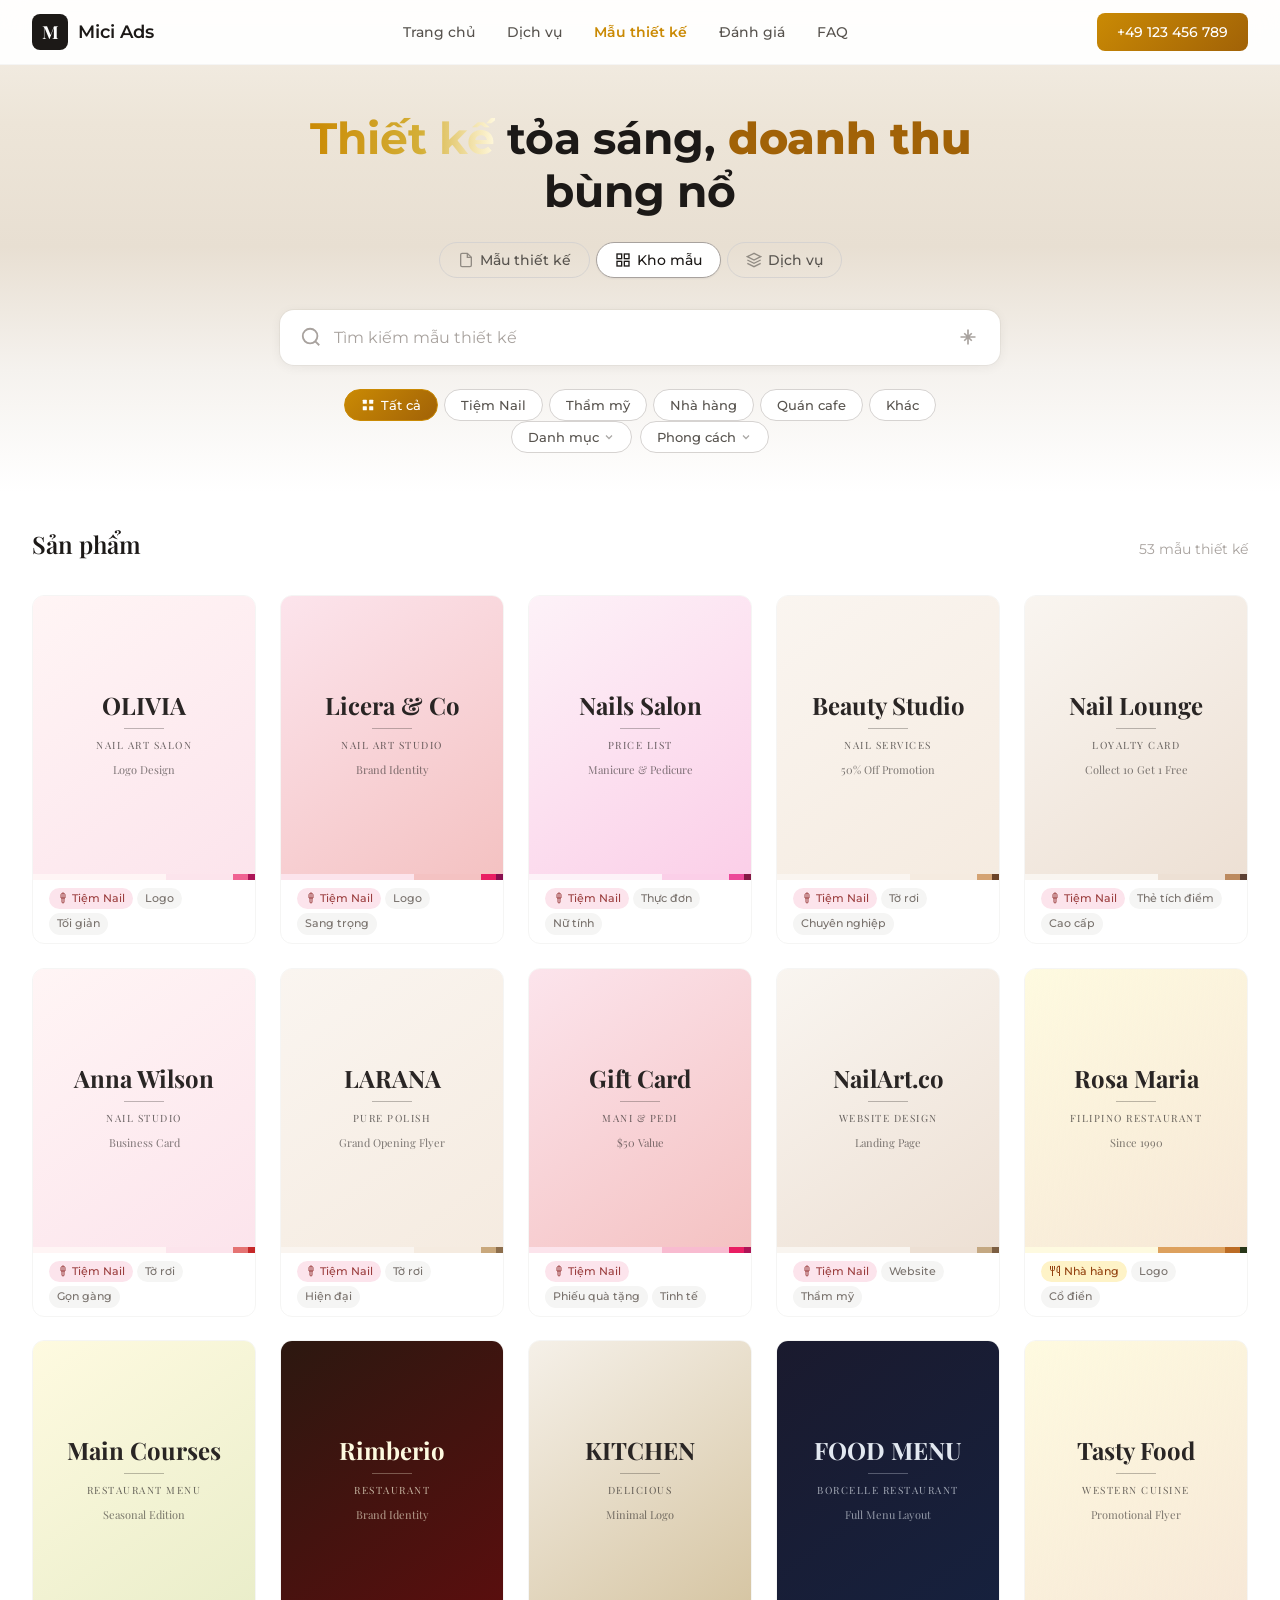
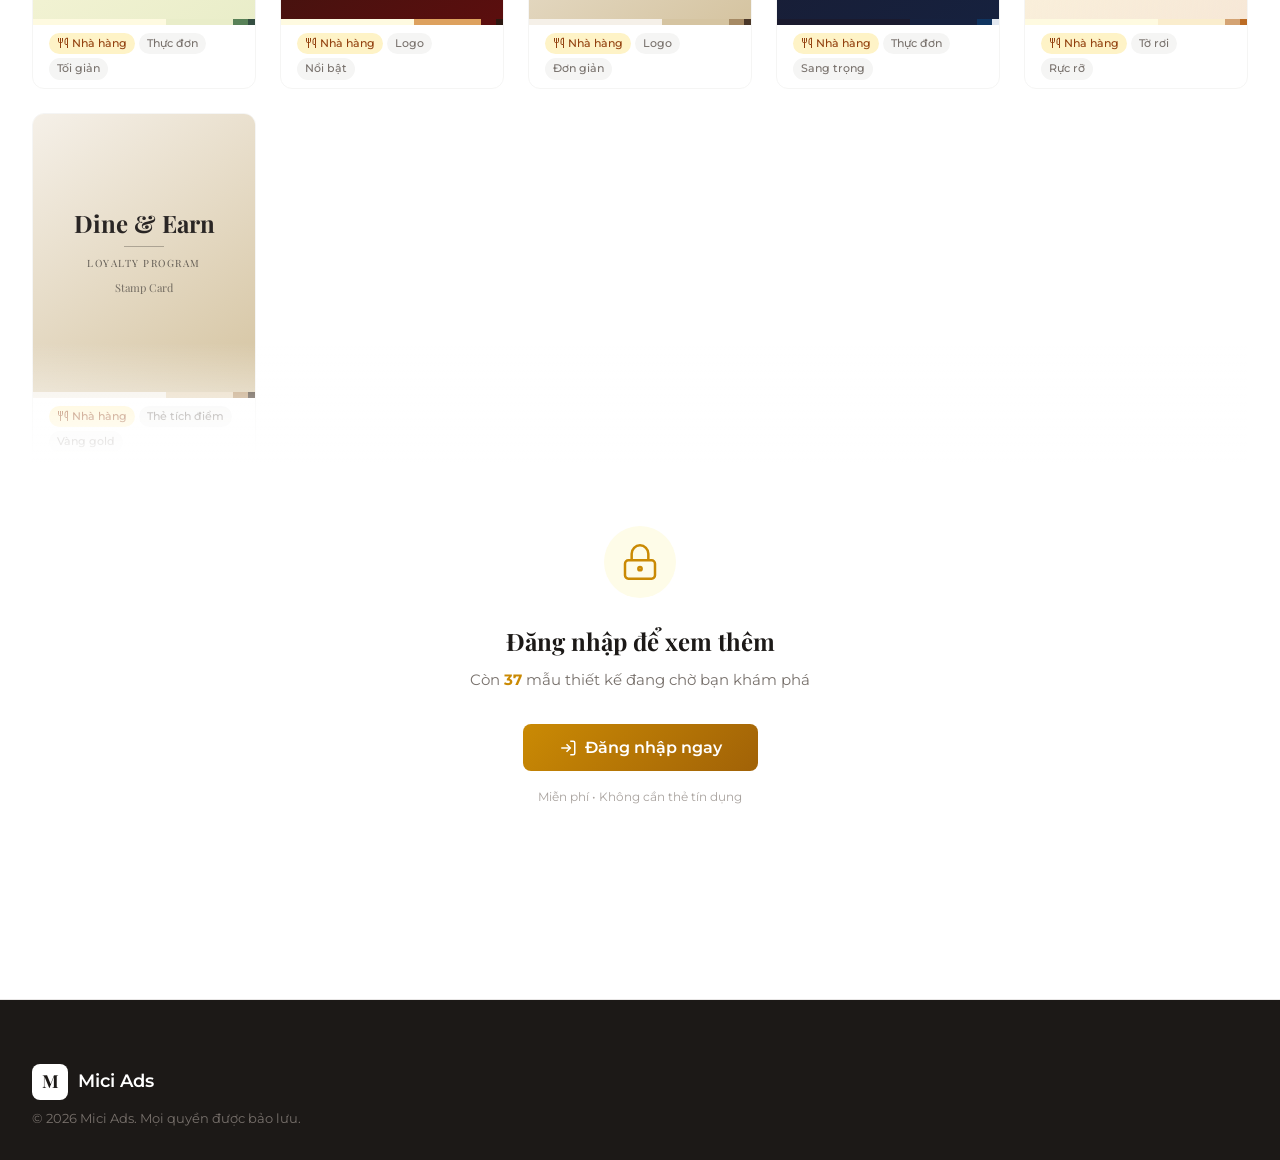
<file: src/templates.html>
<!DOCTYPE html>
<html lang="vi">
<head>
  <meta charset="UTF-8">
  <meta name="viewport" content="width=device-width, initial-scale=1.0">
  <title>Mẫu Thiết Kế - Mici Ads</title>
  <link rel="stylesheet" href="css/styles.css">
  <link rel="stylesheet" href="css/design-modal.css">
  <link rel="preconnect" href="https://fonts.googleapis.com">
  <link rel="preconnect" href="https://fonts.gstatic.com" crossorigin>
  <link href="https://fonts.googleapis.com/css2?family=Montserrat:wght@300;400;500;600;700&family=Playfair+Display:ital,wght@0,400;0,600;0,700;1,400&display=swap" rel="stylesheet">
</head>
<body>
  <!-- Header -->
  <header class="header">
    <div class="header__container">
      <a href="/" class="header__logo">
        <span class="header__logo-icon">M</span>
        <span class="header__logo-text">Mici Ads</span>
      </a>
      <nav class="header__nav header__nav--pill">
        <a href="/" class="header__nav-link">Trang chủ</a>
        <a href="/#services" class="header__nav-link">Dịch vụ</a>
        <a href="/templates.html" class="header__nav-link header__nav-link--active">Mẫu thiết kế</a>
        <a href="/#testimonials" class="header__nav-link">Đánh giá</a>
        <a href="/#faq" class="header__nav-link">FAQ</a>
      </nav>
      <a href="tel:+49123456789" class="header__nav-link header__nav-link--cta">+49 123 456 789</a>
      <button class="header__menu-btn" aria-label="Toggle menu">
        <span></span><span></span><span></span>
      </button>
    </div>
  </header>

  <!-- Hero + Search (Canva-style) -->
  <section class="hero" id="portfolio">
    <div class="hero__container">
      <h1 class="hero__title">
        <span class="hero__title-accent">Thiết kế</span> tỏa sáng, <span class="hero__title-burst">doanh thu</span> bùng nổ
      </h1>
      <!-- Canva-style tab pills -->
      <div class="hero__tabs">
        <button class="hero__tab">
          <svg width="16" height="16" viewBox="0 0 24 24" fill="none" stroke="currentColor" stroke-width="2"><path d="M14 2H6a2 2 0 0 0-2 2v16a2 2 0 0 0 2 2h12a2 2 0 0 0 2-2V8Z"/><path d="M14 2v6h6"/></svg>
          Mẫu thiết kế
        </button>
        <button class="hero__tab hero__tab--active">
          <svg width="16" height="16" viewBox="0 0 24 24" fill="none" stroke="currentColor" stroke-width="2"><rect x="3" y="3" width="7" height="7"/><rect x="14" y="3" width="7" height="7"/><rect x="14" y="14" width="7" height="7"/><rect x="3" y="14" width="7" height="7"/></svg>
          Kho mẫu
        </button>
        <button class="hero__tab">
          <svg width="16" height="16" viewBox="0 0 24 24" fill="none" stroke="currentColor" stroke-width="2"><path d="M12 2L2 7l10 5 10-5-10-5z"/><path d="M2 17l10 5 10-5"/><path d="M2 12l10 5 10-5"/></svg>
          Dịch vụ
        </button>
      </div>
      <!-- Canva-style large search box -->
      <div class="hero__search">
        <svg class="hero__search-icon" width="22" height="22" viewBox="0 0 24 24" fill="none" stroke="currentColor" stroke-width="2"><circle cx="11" cy="11" r="8"/><path d="m21 21-4.3-4.3"/></svg>
        <input type="text" class="hero__search-input" placeholder="Tìm kiếm mẫu thiết kế" id="searchInput">
        <button class="hero__search-settings" aria-label="Search settings">
          <svg width="20" height="20" viewBox="0 0 24 24" fill="none" stroke="currentColor" stroke-width="2"><path d="M12 3v18M3 12h18M7.5 7.5l9 9M16.5 7.5l-9 9"/></svg>
        </button>
      </div>
      <!-- Row 1: Industry pills -->
      <div class="hero__filters">
        <button class="filter-pill filter-pill--clear" id="clearFilters" style="display:none" aria-label="Clear filters">
          <svg width="14" height="14" viewBox="0 0 24 24" fill="none" stroke="currentColor" stroke-width="2.5"><path d="M18 6L6 18M6 6l12 12"/></svg>
        </button>
        <div class="filter-pill-group" id="industryFilters">
          <button class="filter-pill filter-pill--active" data-filter="all">
            <svg width="14" height="14" viewBox="0 0 24 24" fill="currentColor"><rect x="3" y="3" width="7" height="7" rx="1"/><rect x="14" y="3" width="7" height="7" rx="1"/><rect x="14" y="14" width="7" height="7" rx="1"/><rect x="3" y="14" width="7" height="7" rx="1"/></svg>
            Tất cả
          </button>
          <button class="filter-pill" data-filter="nail">Tiệm Nail</button>
          <button class="filter-pill" data-filter="beauty">Thẩm mỹ</button>
          <button class="filter-pill" data-filter="restaurant">Nhà hàng</button>
          <button class="filter-pill" data-filter="cafe">Quán cafe</button>
          <button class="filter-pill" data-filter="others">Khác</button>
        </div>
      </div>
      <!-- Row 2: Category & Style dropdowns (centered) -->
      <div class="hero__filters-secondary">
        <button class="filter-pill filter-pill--dropdown" id="categoryDropdown">
          Danh mục
          <svg width="12" height="12" viewBox="0 0 24 24" fill="none" stroke="currentColor" stroke-width="2.5"><path d="m6 9 6 6 6-6"/></svg>
        </button>
        <button class="filter-pill filter-pill--dropdown" id="styleDropdown">
          Phong cách
          <svg width="12" height="12" viewBox="0 0 24 24" fill="none" stroke="currentColor" stroke-width="2.5"><path d="m6 9 6 6 6-6"/></svg>
        </button>
      </div>
    </div>
    <!-- Dropdown panels (hidden by default) -->
    <div class="dropdown-panel" id="categoryPanel">
      <div class="dropdown-panel__options" id="categoryFilters">
        <button class="filter-pill filter-pill--active" data-filter="all">Tất cả</button>
        <button class="filter-pill" data-filter="menu">Thực đơn</button>
        <button class="filter-pill" data-filter="flyer">Tờ rơi</button>
        <button class="filter-pill" data-filter="logo">Logo</button>
        <button class="filter-pill" data-filter="loyalty-card">Thẻ tích điểm</button>
        <button class="filter-pill" data-filter="voucher">Phiếu quà tặng</button>
        <button class="filter-pill" data-filter="website">Website</button>
      </div>
    </div>
    <div class="dropdown-panel" id="stylePanel">
      <div class="dropdown-panel__options" id="styleFilters">
        <button class="filter-pill filter-pill--active" data-filter="all">Tất cả</button>
        <button class="filter-pill" data-filter="feminine">Nữ tính</button>
        <button class="filter-pill" data-filter="professional">Chuyên nghiệp</button>
        <button class="filter-pill" data-filter="modern">Hiện đại</button>
        <button class="filter-pill" data-filter="elegant">Sang trọng</button>
        <button class="filter-pill" data-filter="minimalist">Tối giản</button>
        <button class="filter-pill" data-filter="colorful">Nhiều màu</button>
        <button class="filter-pill" data-filter="simple">Đơn giản</button>
        <button class="filter-pill" data-filter="beautiful">Tinh tế</button>
        <button class="filter-pill" data-filter="aesthetic">Thẩm mỹ</button>
        <button class="filter-pill" data-filter="clean">Gọn gàng</button>
        <button class="filter-pill" data-filter="pastel">Pastel</button>
        <button class="filter-pill" data-filter="luxury">Cao cấp</button>
        <button class="filter-pill" data-filter="bold">Nổi bật</button>
        <button class="filter-pill" data-filter="vibrant">Rực rỡ</button>
        <button class="filter-pill" data-filter="gold">Vàng gold</button>
        <button class="filter-pill" data-filter="minimal">Tối giản</button>
        <button class="filter-pill" data-filter="creative">Sáng tạo</button>
        <button class="filter-pill" data-filter="classic">Cổ điển</button>
      </div>
    </div>
  </section>

  <!-- Portfolio Gallery -->
  <section class="gallery">
    <div class="gallery__container">
      <div class="gallery__header">
        <h2 class="gallery__title">Sản phẩm</h2>
        <p class="gallery__count"><span id="resultCount">53</span> mẫu thiết kế</p>
      </div>
      <div class="gallery__grid" id="galleryGrid">
        <!-- Gallery items injected by JS -->
      </div>
      <!-- Login gate: shown when guest has not logged in -->
      <div class="login-gate" id="loginGate">
        <div class="login-gate__fade"></div>
        <div class="login-gate__content">
          <div class="login-gate__icon">
            <svg width="40" height="40" viewBox="0 0 24 24" fill="none" stroke="currentColor" stroke-width="1.5"><rect x="3" y="11" width="18" height="11" rx="2" ry="2"/><path d="M7 11V7a5 5 0 0 1 10 0v4"/><circle cx="12" cy="16" r="1"/></svg>
          </div>
          <h3 class="login-gate__title">Đăng nhập để xem thêm</h3>
          <p class="login-gate__desc">Còn <span class="login-gate__count">0</span> mẫu thiết kế đang chờ bạn khám phá</p>
          <button class="login-gate__btn" onclick="handleLoginGate()">
            <svg width="18" height="18" viewBox="0 0 24 24" fill="none" stroke="currentColor" stroke-width="2"><path d="M15 3h4a2 2 0 0 1 2 2v14a2 2 0 0 1-2 2h-4"/><polyline points="10 17 15 12 10 7"/><line x1="15" y1="12" x2="3" y2="12"/></svg>
            Đăng nhập ngay
          </button>
          <p class="login-gate__sub">Miễn phí &bull; Không cần thẻ tín dụng</p>
        </div>
      </div>
    </div>
  </section>

  <!-- Footer -->
  <footer class="footer">
    <div class="footer__container">
      <div class="footer__brand">
        <span class="header__logo-icon">M</span>
        <span class="header__logo-text">Mici Ads</span>
      </div>
      <p class="footer__copy">&copy; 2026 Mici Ads. Mọi quyền được bảo lưu.</p>
    </div>
  </footer>

  <!-- Design Detail Modal -->
  <div class="modal-overlay" id="designModal">
    <div class="modal">
      <button class="modal__close" id="modalClose">&times;</button>
      <div class="modal__content" id="modalContent"></div>
    </div>
  </div>

  <script src="js/main.js"></script>
  <script src="js/design-modal.js"></script>
  <script src="js/visual-effects.js"></script>
</body>
</html>
</file>
<file: src/css/styles.css>
/* ========================================
   Design Tokens - Luxury theme (Black + Gold + Warm White)
   ======================================== */
:root {
  /* Luxury warm neutrals */
  --warm-50: #fafaf9;
  --warm-100: #f5f5f4;
  --warm-200: #e7e5e4;
  --warm-300: #d6d3d1;
  --warm-400: #a8a29e;
  --warm-500: #78716c;
  --warm-600: #57534e;
  --warm-700: #44403c;
  --warm-800: #292524;
  --warm-900: #1c1917;

  /* Gold accent family */
  --gold-50: #fefce8;
  --gold-100: #fef9c3;
  --gold-200: #fef08a;
  --gold-300: #fde047;
  --gold-400: #d4af37;
  --gold-500: #ca8a04;
  --gold-600: #a16207;
  --gold-700: #854d0e;
  --gold-800: #713f12;
  --gold-900: #422006;

  /* Nail Salon palette */
  --nail-pink: #f4c2c2;
  --nail-blush: #fce4ec;
  --nail-cream: #faf5f0;

  /* Restaurant palette */
  --rest-cream: #fefae0;
  --rest-dark: #2c1810;

  /* Neutral */
  --white: #ffffff;
  --gray-50: #fafaf9;
  --gray-100: #f5f5f4;
  --gray-200: #e7e5e4;
  --gray-300: #d6d3d1;
  --gray-400: #a8a29e;
  --gray-500: #78716c;
  --gray-600: #57534e;
  --gray-700: #44403c;
  --gray-800: #292524;
  --gray-900: #1c1917;

  /* Brand mapping */
  --primary: var(--warm-900);
  --primary-light: var(--warm-800);
  --primary-dark: #0c0a09;
  --accent: var(--gold-400);
  --accent-light: var(--gold-300);

  /* Typography */
  --font-sans: 'Montserrat', -apple-system, BlinkMacSystemFont, sans-serif;
  --font-serif: 'Playfair Display', Georgia, serif;
  --font-display: var(--font-serif);

  /* Spacing */
  --space-xs: 0.25rem;
  --space-sm: 0.5rem;
  --space-md: 1rem;
  --space-lg: 1.5rem;
  --space-xl: 2rem;
  --space-2xl: 3rem;
  --space-3xl: 4rem;
  --space-4xl: 6rem;

  /* Layout */
  --max-width: 1280px;
  --border-radius: 8px;
  --border-radius-lg: 12px;
  --border-radius-xl: 16px;

  /* Shadows (warm-toned) */
  --shadow-sm: 0 1px 2px rgba(28,25,23,0.05);
  --shadow-md: 0 4px 6px -1px rgba(28,25,23,0.08);
  --shadow-lg: 0 10px 15px -3px rgba(28,25,23,0.08);
  --shadow-xl: 0 20px 25px -5px rgba(28,25,23,0.1);
  --shadow-search: 0 2px 12px rgba(28,25,23,0.06), 0 0 0 1px rgba(28,25,23,0.04);
  --shadow-gold: 0 4px 14px rgba(212,175,55,0.15);

  /* Transitions */
  --transition: 200ms ease;
  --transition-slow: 400ms ease;
}

/* ========================================
   Reset & Base
   ======================================== */
*, *::before, *::after { box-sizing: border-box; margin: 0; padding: 0; }
html { scroll-behavior: smooth; -webkit-font-smoothing: antialiased; }
body {
  font-family: var(--font-sans);
  color: var(--gray-800);
  background: var(--white);
  line-height: 1.6;
}
a { text-decoration: none; color: inherit; }
img { max-width: 100%; height: auto; display: block; }
button { cursor: pointer; border: none; background: none; font-family: inherit; }
input, select, textarea { font-family: inherit; }

/* ========================================
   Utilities
   ======================================== */
.btn {
  display: inline-flex; align-items: center; justify-content: center;
  padding: 0.75rem 1.75rem; border-radius: var(--border-radius);
  font-weight: 500; font-size: 0.938rem; transition: all var(--transition); gap: 0.5rem;
}
.btn--primary { background: linear-gradient(135deg, var(--gold-500), var(--gold-600)); color: var(--white); }
.btn--primary:hover { background: linear-gradient(135deg, var(--gold-400), var(--gold-500)); transform: translateY(-1px); box-shadow: 0 6px 16px rgba(212,175,55,0.3); }
.btn--outline { border: 1.5px solid var(--gray-300); color: var(--gray-700); }
.btn--outline:hover { border-color: var(--primary); color: var(--primary); }
.btn--full { width: 100%; }

/* ========================================
   Header
   ======================================== */
.header {
  position: fixed; top: 0; left: 0; right: 0; z-index: 100;
  background: rgba(255,255,255,0.92); backdrop-filter: blur(12px);
  border-bottom: 1px solid var(--gray-100);
}
.header__container {
  max-width: var(--max-width); margin: 0 auto; padding: 0 var(--space-xl);
  display: flex; align-items: center; justify-content: space-between; height: 64px;
}
.header__logo { display: flex; align-items: center; gap: 0.625rem; }
.header__logo-icon {
  width: 36px; height: 36px; background: var(--primary); color: var(--white);
  border-radius: var(--border-radius); display: flex; align-items: center;
  justify-content: center; font-family: var(--font-serif); font-weight: 700; font-size: 1.125rem;
}
.header__logo-text { font-weight: 600; font-size: 1.125rem; color: var(--gray-900); }
.header__nav { display: flex; align-items: center; gap: var(--space-xl); }
.header__nav-link { font-size: 0.875rem; font-weight: 500; color: var(--gray-600); transition: color var(--transition); }
.header__nav-link:hover { color: var(--gray-900); }
.header__nav-link--cta {
  background: linear-gradient(135deg, var(--gold-500), var(--gold-600)); color: var(--white) !important;
  padding: 0.5rem 1.25rem; border-radius: var(--border-radius);
}
.header__nav-link--cta:hover { background: linear-gradient(135deg, var(--gold-400), var(--gold-500)); box-shadow: 0 4px 12px rgba(212,175,55,0.25); }
.header__menu-btn { display: none; flex-direction: column; gap: 5px; padding: 4px; }
.header__menu-btn span { width: 24px; height: 2px; background: var(--gray-700); border-radius: 2px; }

/* Active nav link (current page indicator) */
.header__nav-link--active {
  color: var(--gold-500);
  font-weight: 600;
}

/* ========================================
   Home Hero - Agency landing
   ======================================== */
.home-hero {
  padding: calc(64px + var(--space-3xl)) var(--space-xl) var(--space-4xl);
  background: linear-gradient(180deg, #f5f0e8 0%, #ede5d8 30%, #e8dfd2 60%, var(--white) 100%);
}
.home-hero__container {
  max-width: var(--max-width);
  margin: 0 auto;
  display: grid;
  grid-template-columns: 1fr 1fr;
  gap: var(--space-3xl);
  align-items: center;
}
.home-hero__content { max-width: 540px; }
.home-hero__title {
  font-family: var(--font-sans);
  font-size: clamp(2rem, 5vw, 3rem);
  font-weight: 700;
  line-height: 1.15;
  color: var(--gray-900);
  margin-bottom: var(--space-lg);
}
.home-hero__desc {
  font-size: 1.063rem;
  color: var(--gray-600);
  line-height: 1.7;
  margin-bottom: var(--space-2xl);
}
.home-hero__actions {
  display: flex;
  gap: var(--space-md);
  flex-wrap: wrap;
}
.home-hero__btn {
  display: inline-flex;
  align-items: center;
  gap: var(--space-sm);
  padding: 0.875rem 1.75rem;
  font-weight: 600;
  font-size: 0.938rem;
  border-radius: var(--border-radius);
  cursor: pointer;
  transition: transform var(--transition), box-shadow var(--transition);
  border: none;
}
.home-hero__btn:hover { transform: translateY(-2px); }
.home-hero__btn--primary {
  background: linear-gradient(135deg, var(--gold-500), var(--gold-600));
  color: var(--white);
}
.home-hero__btn--primary:hover {
  box-shadow: 0 6px 20px rgba(212,175,55,0.3);
}
.home-hero__btn--outline {
  background: var(--white);
  color: var(--gray-800);
  border: 1px solid var(--gray-300);
}
.home-hero__btn--outline:hover {
  border-color: var(--gold-400);
  box-shadow: var(--shadow-md);
}

/* Home hero floating card previews */
.home-hero__visual {
  position: relative;
  height: 380px;
}
.home-hero__card {
  position: absolute;
  width: 200px;
  padding: var(--space-xl);
  border-radius: var(--border-radius-lg);
  box-shadow: var(--shadow-lg);
  transition: transform 0.4s ease;
}
.home-hero__card--1 {
  top: 0; left: 10%;
  background: linear-gradient(135deg, #fce4ec, #fff5f5);
  transform: rotate(-4deg);
}
.home-hero__card--2 {
  top: 60px; right: 5%;
  background: linear-gradient(135deg, #fefae0, #f5ebe0);
  transform: rotate(3deg);
}
.home-hero__card--3 {
  bottom: 20px; left: 25%;
  background: linear-gradient(135deg, #fef9ee, #f5e6c8);
  transform: rotate(-2deg);
}
.home-hero__card:hover {
  transform: rotate(0deg) translateY(-4px);
  box-shadow: var(--shadow-xl);
}
.home-hero__card .card-design__logo { font-size: 1.25rem; }

/* ========================================
   Hero - Canva Style (gradient + search + filters)
   ======================================== */
.hero {
  padding: calc(64px + var(--space-2xl)) var(--space-xl) 0;
  background: linear-gradient(180deg, #f5f0e8 0%, #ede5d8 25%, #e8dfd2 50%, #f5f2ee 75%, var(--white) 100%);
  text-align: center;
  position: relative;
  overflow: hidden;
}

.hero__container {
  max-width: 780px;
  margin: 0 auto;
  padding-bottom: var(--space-md);
}

.hero__title {
  font-family: var(--font-sans);
  font-size: clamp(1.75rem, 4.5vw, 2.75rem);
  font-weight: 700;
  line-height: 1.2;
  color: var(--gray-900);
  margin-bottom: var(--space-lg);
}

/* "Thiết kế" - tỏa sáng (radiance/glow) animation */
.hero__title-accent {
  background: linear-gradient(
    90deg,
    var(--gold-500) 0%,
    var(--gold-400) 30%,
    #fff8dc 50%,
    var(--gold-400) 70%,
    var(--gold-500) 100%
  );
  background-size: 200% 100%;
  -webkit-background-clip: text;
  -webkit-text-fill-color: transparent;
  background-clip: text;
  animation: goldShimmer 3s ease-in-out infinite, textGlow 2.5s ease-in-out infinite alternate;
  filter: drop-shadow(0 0 0px transparent);
  position: relative;
}

@keyframes goldShimmer {
  0% { background-position: 100% 50%; }
  50% { background-position: 0% 50%; }
  100% { background-position: 100% 50%; }
}

@keyframes textGlow {
  0% { filter: drop-shadow(0 0 2px rgba(212,175,55,0.3)); }
  50% { filter: drop-shadow(0 0 12px rgba(212,175,55,0.6)) drop-shadow(0 0 24px rgba(212,175,55,0.3)); }
  100% { filter: drop-shadow(0 0 4px rgba(212,175,55,0.4)); }
}

/* "Doanh thu" - bùng nổ (burst/explosive) animation */
.hero__title-burst {
  display: inline-block;
  color: var(--gold-600);
  font-weight: 800;
  animation: textBurst 2s ease-in-out infinite;
  position: relative;
}

@keyframes textBurst {
  0%, 100% { transform: scale(1); text-shadow: 0 0 0 transparent; }
  15% { transform: scale(1.12); text-shadow: 0 0 8px rgba(212,175,55,0.5), 0 0 20px rgba(212,175,55,0.3); }
  30% { transform: scale(0.98); text-shadow: 0 0 2px rgba(212,175,55,0.2); }
  45% { transform: scale(1.04); text-shadow: 0 0 4px rgba(212,175,55,0.3); }
  60% { transform: scale(1); }
}

/* Tab pills (like Canva's Your designs / Templates / Canva AI) */
.hero__tabs {
  display: flex;
  justify-content: center;
  gap: 6px;
  margin-bottom: var(--space-xl);
}

.hero__tab {
  display: inline-flex;
  align-items: center;
  gap: 6px;
  padding: 0.5rem 1.125rem;
  border-radius: 100px;
  font-size: 0.875rem;
  font-weight: 500;
  color: var(--gray-600);
  background: transparent;
  border: 1px solid var(--gray-300);
  transition: all var(--transition);
}
.hero__tab:hover { background: var(--white); border-color: var(--gray-400); }
.hero__tab--active {
  background: var(--white);
  color: var(--gray-900);
  border-color: var(--gray-400);
  box-shadow: var(--shadow-sm);
}
.hero__tab svg { opacity: 0.6; }
.hero__tab--active svg { opacity: 1; }

/* Canva-style large search box */
.hero__search {
  position: relative;
  max-width: 720px;
  margin: 0 auto var(--space-lg);
}

.hero__search-icon {
  position: absolute;
  left: 20px;
  top: 50%;
  transform: translateY(-50%);
  color: var(--gray-400);
  pointer-events: none;
}

.hero__search-input {
  width: 100%;
  padding: 1rem 3.5rem 1rem 3.25rem;
  border: 2px solid transparent;
  border-radius: 14px;
  font-size: 1rem;
  outline: none;
  background: var(--white);
  box-shadow: var(--shadow-search);
  transition: all var(--transition);
  color: var(--gray-800);
}
.hero__search-input::placeholder { color: var(--gray-400); }
.hero__search-input:focus {
  border-color: var(--gold-400);
  box-shadow: var(--shadow-search), 0 0 0 3px rgba(212,175,55,0.15);
}

.hero__search-settings {
  position: absolute;
  right: 14px;
  top: 50%;
  transform: translateY(-50%);
  width: 36px;
  height: 36px;
  display: flex;
  align-items: center;
  justify-content: center;
  border-radius: 8px;
  color: var(--gray-400);
  transition: all var(--transition);
}
.hero__search-settings:hover { background: var(--gray-100); color: var(--gray-600); }

/* Canva-style horizontal filter pills */
.hero__filters {
  display: flex;
  align-items: center;
  justify-content: center;
  gap: 8px;
  flex-wrap: wrap;
}
.hero__filters-secondary {
  display: flex;
  align-items: center;
  justify-content: center;
  gap: 8px;
  padding-bottom: var(--space-lg);
}

.filter-pill {
  display: inline-flex;
  align-items: center;
  gap: 6px;
  padding: 0.438rem 1rem;
  border-radius: 100px;
  font-size: 0.813rem;
  font-weight: 500;
  color: var(--gray-600);
  background: var(--white);
  border: 1px solid var(--gray-300);
  transition: all var(--transition);
  white-space: nowrap;
}
.filter-pill:hover { background: var(--gray-50); border-color: var(--gray-400); }

.filter-pill--active {
  background: linear-gradient(135deg, var(--gold-500), var(--gold-600));
  color: var(--white);
  border-color: var(--gold-500);
}
.filter-pill--active:hover { background: linear-gradient(135deg, var(--gold-400), var(--gold-500)); border-color: var(--gold-400); }
.filter-pill--active svg { color: var(--white); }

.filter-pill--dropdown {
  gap: 4px;
}
.filter-pill--dropdown svg { opacity: 0.5; }
.filter-pill--dropdown.is-open {
  background: var(--gold-50);
  border-color: var(--gold-400);
  color: var(--warm-800);
}

.filter-pill--clear {
  width: 32px;
  height: 32px;
  padding: 0;
  justify-content: center;
  border-radius: 50%;
  color: var(--gray-500);
  border: 1px solid var(--gray-300);
}
.filter-pill--clear:hover { background: var(--gray-100); }

.filter-pill-group { display: flex; gap: 6px; }

/* Dropdown panels */
.dropdown-panel {
  display: none;
  max-width: 780px;
  margin: 0 auto;
  padding: 0 var(--space-xl) var(--space-lg);
  text-align: center;
}
.dropdown-panel.is-open { display: block; }
.dropdown-panel__options { display: flex; gap: 6px; justify-content: center; flex-wrap: wrap; }

/* ========================================
   Gallery
   ======================================== */
.gallery {
  padding: var(--space-xl) var(--space-xl) var(--space-4xl);
  background: var(--white);
  min-height: 60vh;
}
.gallery__container { max-width: var(--max-width); margin: 0 auto; }
.gallery__header {
  display: flex; justify-content: space-between; align-items: baseline;
  margin-bottom: var(--space-xl);
}
.gallery__title { font-family: var(--font-serif); font-size: 1.5rem; font-weight: 600; color: var(--gray-900); }
.gallery__count { font-size: 0.875rem; color: var(--gray-400); }

.gallery__grid {
  display: grid;
  grid-template-columns: repeat(auto-fill, minmax(220px, 1fr));
  gap: var(--space-lg);
}

/* Gallery Card */
.gallery-card {
  background: var(--white);
  border-radius: var(--border-radius-lg);
  overflow: hidden;
  transition: all var(--transition-slow);
  cursor: pointer;
  border: 1px solid var(--gray-100);
}
.gallery-card:hover { transform: translateY(-4px); box-shadow: var(--shadow-xl); border-color: transparent; }

.gallery-card__image { aspect-ratio: 4/5; overflow: hidden; position: relative; }
.gallery-card__image-inner {
  width: 100%; height: 100%; display: flex; align-items: center;
  justify-content: center; font-family: var(--font-serif); position: relative;
}

.gallery-card__overlay {
  position: absolute; inset: 0; background: rgba(0,0,0,0.35);
  display: flex; align-items: center; justify-content: center;
  opacity: 0; transition: opacity var(--transition);
}
.gallery-card:hover .gallery-card__overlay { opacity: 1; }
.gallery-card__overlay-btn {
  padding: 0.625rem 1.5rem; background: var(--white); color: var(--gray-900);
  border-radius: var(--border-radius); font-size: 0.813rem; font-weight: 600;
}

.gallery-card__palette-bar { display: flex; height: 6px; }
.gallery-card__bar-seg { height: 100%; transition: height var(--transition); }
.gallery-card:hover .gallery-card__bar-seg { height: 8px; }

.gallery-card__info { padding: var(--space-sm) var(--space-md); }
.gallery-card__meta { display: flex; gap: var(--space-xs); flex-wrap: wrap; }
.gallery-card__tag {
  font-size: 0.688rem; font-weight: 500; padding: 2px 8px;
  border-radius: 100px; background: var(--gray-100); color: var(--gray-500);
  display: inline-flex; align-items: center; gap: 3px;
}
.gallery-card__tag svg { flex-shrink: 0; }
.gallery-card__tag--nail { background: #fce4ec; color: #9b3e3e; }
.gallery-card__tag--beauty { background: #ede9fe; color: #5b21b6; }
.gallery-card__tag--restaurant { background: #fef3c7; color: #92400e; }
.gallery-card__tag--cafe { background: #ecfccb; color: #3f6212; }
.gallery-card__tag--others { background: #e0f2fe; color: #0369a1; }

/* Card color themes */
.card-theme-nail-1 { background: linear-gradient(145deg, #fce4ec, #f4c2c2); }
.card-theme-nail-2 { background: linear-gradient(145deg, #fff5f5, #fce4ec); }
.card-theme-nail-3 { background: linear-gradient(145deg, #faf5f0, #f5ebe0); }
.card-theme-nail-4 { background: linear-gradient(145deg, #fdf2f8, #fbcfe8); }
.card-theme-nail-5 { background: linear-gradient(145deg, #f9f5f0, #ede0d4); }
.card-theme-beauty-1 { background: linear-gradient(145deg, #ede9fe, #ddd6fe); }
.card-theme-beauty-2 { background: linear-gradient(145deg, #faf5ff, #e9d5ff); }
.card-theme-beauty-3 { background: linear-gradient(145deg, #fdf4ff, #f5d0fe); }
.card-theme-rest-1 { background: linear-gradient(145deg, #fefae0, rgba(221,161,94,0.25)); }
.card-theme-rest-2 { background: linear-gradient(145deg, #2c1810, #5b0e0e); color: #fefae0; }
.card-theme-rest-3 { background: linear-gradient(145deg, #fefae0, #e9edc9); }
.card-theme-rest-4 { background: linear-gradient(145deg, #f5f0e8, #d5c4a1); }
.card-theme-rest-5 { background: linear-gradient(145deg, #1a1a2e, #16213e); color: #e2e8f0; }
.card-theme-cafe-1 { background: linear-gradient(145deg, #fef9ee, #f5e6c8); }
.card-theme-cafe-2 { background: linear-gradient(145deg, #f0fdf4, #dcfce7); }
.card-theme-cafe-3 { background: linear-gradient(145deg, #3b2314, #5c3a1e); color: #f5e6c8; }
.card-theme-other-1 { background: linear-gradient(145deg, #f0f9ff, #dbeafe); }
.card-theme-other-2 { background: linear-gradient(145deg, #f8fafc, #e2e8f0); }
.card-theme-other-3 { background: linear-gradient(145deg, #1e293b, #334155); color: #e2e8f0; }

/* Photo-based card (replaces text card when image URL provided) */
.gallery-card__photo { width: 100%; height: 100%; object-fit: cover; display: block; }

/* Crown icon for premium cards (top-right, VIP only) */
.gallery-card__crown {
  position: absolute;
  top: 8px;
  right: 8px;
  z-index: 2;
  filter: drop-shadow(0 1px 3px rgba(0,0,0,0.3));
  pointer-events: none;
}

/* Premium filter pill (gold accent) */
.filter-pill--premium {
  background: rgba(201, 169, 110, 0.12);
  color: #c9a96e;
  border: 1px solid rgba(201, 169, 110, 0.25);
  display: inline-flex;
  align-items: center;
  gap: 4px;
}
.filter-pill--premium.filter-pill--active {
  background: rgba(201, 169, 110, 0.25);
  border-color: #c9a96e;
  color: #c9a96e;
}

/* Card inner typography */
.card-design { padding: var(--space-xl); text-align: center; height: 100%; display: flex; flex-direction: column; align-items: center; justify-content: center; gap: var(--space-sm); }
.card-design__logo { font-family: var(--font-serif); font-size: 1.5rem; font-weight: 700; line-height: 1.2; }
.card-design__sub { font-size: 0.625rem; text-transform: uppercase; letter-spacing: 0.15em; opacity: 0.7; }
.card-design__divider { width: 40px; height: 1px; background: currentColor; opacity: 0.3; }
.card-design__detail { font-size: 0.688rem; opacity: 0.6; }

/* ========================================
   Login Gate (content gating CTA)
   ======================================== */
.login-gate {
  display: none;
  position: relative;
  margin-top: -120px;
  padding-top: 0;
}
.login-gate.is-visible { display: block; }

.login-gate__fade {
  height: 120px;
  background: linear-gradient(to bottom, transparent, var(--white));
  pointer-events: none;
}

.login-gate__content {
  text-align: center;
  padding: var(--space-3xl) var(--space-xl) var(--space-4xl);
  background: var(--white);
}

.login-gate__icon {
  width: 72px; height: 72px;
  margin: 0 auto var(--space-lg);
  display: flex; align-items: center; justify-content: center;
  background: var(--gold-50);
  border-radius: 50%;
  color: var(--gold-500);
}

.login-gate__title {
  font-family: var(--font-serif);
  font-size: 1.5rem;
  font-weight: 700;
  color: var(--gray-900);
  margin-bottom: var(--space-sm);
}

.login-gate__desc {
  color: var(--gray-500);
  font-size: 0.938rem;
  margin-bottom: var(--space-xl);
}

.login-gate__count {
  font-weight: 700;
  color: var(--gold-500);
}

.login-gate__btn {
  display: inline-flex;
  align-items: center;
  gap: 8px;
  padding: 0.875rem 2.25rem;
  background: linear-gradient(135deg, var(--gold-500), var(--gold-600));
  color: var(--white);
  border-radius: var(--border-radius);
  font-size: 1rem;
  font-weight: 600;
  transition: all var(--transition);
  border: none;
  cursor: pointer;
}
.login-gate__btn:hover {
  background: linear-gradient(135deg, var(--gold-400), var(--gold-500));
  transform: translateY(-2px);
  box-shadow: 0 8px 20px rgba(212,175,55,0.3);
  text-decoration: none;
  color: var(--white);
}

.login-gate__btn--outline {
  background: transparent;
  border: 1px solid var(--gray-200);
  color: var(--gray-600);
  margin-left: var(--space-sm);
}
.login-gate__btn--outline:hover {
  background: var(--gray-100);
  border-color: var(--gray-300);
  color: var(--gray-700);
  box-shadow: none;
  transform: translateY(-2px);
}

.login-gate__sub {
  margin-top: var(--space-md);
  font-size: 0.75rem;
  color: var(--gray-400);
}

/* ========================================
   Services
   ======================================== */
.services { padding: var(--space-4xl) var(--space-xl); background: var(--gray-50); }
.services__container { max-width: var(--max-width); margin: 0 auto; text-align: center; }
.services__title {
  font-family: var(--font-serif); font-size: clamp(1.5rem, 3vw, 2.25rem);
  font-weight: 700; color: var(--gray-900); margin-bottom: var(--space-sm);
}
.services__subtitle { color: var(--gray-500); margin-bottom: var(--space-3xl); }
.services__grid { display: grid; grid-template-columns: repeat(auto-fit, minmax(280px, 1fr)); gap: var(--space-xl); text-align: left; }

.service-card {
  padding: var(--space-xl); border: 1px solid var(--gray-200);
  border-radius: var(--border-radius-xl); transition: all var(--transition); background: var(--white);
}
.service-card:hover { border-color: var(--gold-400); box-shadow: var(--shadow-gold); }
.service-card__icon {
  width: 48px; height: 48px; display: flex; align-items: center; justify-content: center;
  background: var(--gold-50); border-radius: var(--border-radius); color: var(--gold-500);
  margin-bottom: var(--space-md);
}
.service-card__title { font-weight: 600; font-size: 1.063rem; margin-bottom: var(--space-sm); color: var(--gray-900); }
.service-card__desc { font-size: 0.875rem; color: var(--gray-500); line-height: 1.6; }

/* ========================================
   CTA Section
   ======================================== */
/* ========================================
   Agency Section
   ======================================== */
.agency { padding: var(--space-4xl) var(--space-xl); background: var(--warm-50); }
.agency__container { max-width: var(--max-width); margin: 0 auto; }
.agency__header { text-align: center; margin-bottom: var(--space-3xl); }
.agency__label {
  display: inline-block;
  font-size: 0.75rem;
  font-weight: 600;
  letter-spacing: 0.1em;
  text-transform: uppercase;
  color: var(--gold-500);
  margin-bottom: var(--space-sm);
}
.agency__title {
  font-family: var(--font-serif);
  font-size: clamp(1.75rem, 4vw, 2.5rem);
  font-weight: 700;
  color: var(--gray-900);
  line-height: 1.2;
  margin-bottom: var(--space-lg);
}
.agency__title-accent {
  background: linear-gradient(135deg, var(--gold-500), var(--gold-400));
  -webkit-background-clip: text;
  -webkit-text-fill-color: transparent;
  background-clip: text;
}
.agency__desc {
  font-size: 1.063rem;
  color: var(--gray-600);
  line-height: 1.7;
  max-width: 600px;
  margin: 0 auto;
}

/* Stats row */
.agency__stats {
  display: grid;
  grid-template-columns: repeat(4, 1fr);
  gap: var(--space-lg);
  margin-bottom: var(--space-3xl);
}
.agency__stat {
  text-align: center;
  padding: var(--space-xl) var(--space-md);
  background: var(--white);
  border-radius: var(--border-radius-lg);
  box-shadow: var(--shadow-sm);
  transition: transform var(--transition), box-shadow var(--transition);
  cursor: default;
}
.agency__stat:hover {
  transform: translateY(-2px);
  box-shadow: var(--shadow-md);
}
.agency__stat-number {
  display: block;
  font-family: var(--font-serif);
  font-size: 2rem;
  font-weight: 700;
  color: var(--gold-500);
  line-height: 1.2;
}
.agency__stat-label {
  font-size: 0.813rem;
  color: var(--gray-500);
  margin-top: var(--space-xs);
}

/* Why choose us cards */
.agency__why {
  display: grid;
  grid-template-columns: repeat(3, 1fr);
  gap: var(--space-xl);
}
.agency__why-card {
  padding: var(--space-2xl);
  background: var(--white);
  border-radius: var(--border-radius-lg);
  box-shadow: var(--shadow-sm);
  border: 1px solid var(--gray-200);
  transition: transform var(--transition), box-shadow var(--transition);
  cursor: default;
}
.agency__why-card:hover {
  transform: translateY(-4px);
  box-shadow: var(--shadow-lg);
}
.agency__why-icon {
  width: 48px;
  height: 48px;
  display: flex;
  align-items: center;
  justify-content: center;
  background: var(--gold-50);
  border-radius: 12px;
  color: var(--gold-500);
  margin-bottom: var(--space-lg);
}
.agency__why-title {
  font-family: var(--font-serif);
  font-size: 1.125rem;
  font-weight: 600;
  color: var(--gray-900);
  margin-bottom: var(--space-sm);
}
.agency__why-desc {
  font-size: 0.875rem;
  color: var(--gray-600);
  line-height: 1.6;
}

/* ========================================
   Process Section
   ======================================== */
.process { padding: var(--space-4xl) var(--space-xl); background: var(--white); }
.process__container { max-width: var(--max-width); margin: 0 auto; text-align: center; }
.process__title {
  font-family: var(--font-serif);
  font-size: clamp(1.5rem, 3.5vw, 2.25rem);
  font-weight: 700;
  color: var(--gray-900);
  margin-bottom: var(--space-3xl);
}
.process__steps {
  display: grid;
  grid-template-columns: repeat(4, 1fr);
  gap: var(--space-xl);
  text-align: left;
}
.process__step {
  position: relative;
  padding: var(--space-xl);
}
.process__step-number {
  font-family: var(--font-serif);
  font-size: 2.5rem;
  font-weight: 700;
  color: var(--gold-100);
  line-height: 1;
  margin-bottom: var(--space-md);
}
.process__step-title {
  font-size: 1rem;
  font-weight: 600;
  color: var(--gray-900);
  margin-bottom: var(--space-sm);
}
.process__step-desc {
  font-size: 0.875rem;
  color: var(--gray-600);
  line-height: 1.6;
}

/* ========================================
   Testimonials Section
   ======================================== */
.testimonials { padding: var(--space-4xl) var(--space-xl); background: var(--warm-50); }
.testimonials__container { max-width: var(--max-width); margin: 0 auto; text-align: center; }
.testimonials__title {
  font-family: var(--font-serif);
  font-size: clamp(1.5rem, 3.5vw, 2.25rem);
  font-weight: 700;
  color: var(--gray-900);
  margin-bottom: var(--space-3xl);
}
.testimonials__grid {
  display: grid;
  grid-template-columns: repeat(3, 1fr);
  gap: var(--space-xl);
  text-align: left;
}
.testimonial-card {
  padding: var(--space-2xl);
  background: var(--white);
  border-radius: var(--border-radius-lg);
  box-shadow: var(--shadow-sm);
  border: 1px solid var(--gray-200);
  transition: transform var(--transition), box-shadow var(--transition);
  cursor: default;
}
.testimonial-card:hover {
  transform: translateY(-4px);
  box-shadow: var(--shadow-lg);
}
.testimonial-card__stars {
  display: flex;
  gap: 2px;
  color: var(--gold-400);
  margin-bottom: var(--space-md);
}
.testimonial-card__text {
  font-size: 0.938rem;
  color: var(--gray-700);
  line-height: 1.7;
  font-style: italic;
  margin-bottom: var(--space-lg);
}
.testimonial-card__author {
  display: flex;
  align-items: center;
  gap: var(--space-md);
}
.testimonial-card__avatar {
  width: 40px;
  height: 40px;
  border-radius: 50%;
  background: linear-gradient(135deg, var(--gold-400), var(--gold-500));
  color: var(--white);
  display: flex;
  align-items: center;
  justify-content: center;
  font-weight: 700;
  font-size: 0.875rem;
}
.testimonial-card__name {
  font-weight: 600;
  font-size: 0.875rem;
  color: var(--gray-900);
}
.testimonial-card__role {
  font-size: 0.75rem;
  color: var(--gray-500);
}

/* ========================================
   CTA Banner
   ======================================== */
.cta-banner {
  padding: var(--space-4xl) var(--space-xl);
  background: linear-gradient(135deg, #0c0a09, var(--warm-900), var(--warm-800));
  color: var(--white);
}
.cta-banner__container { max-width: 700px; margin: 0 auto; text-align: center; }
.cta-banner__title {
  font-family: var(--font-serif);
  font-size: clamp(1.5rem, 3vw, 2.25rem);
  font-weight: 700;
  margin-bottom: var(--space-md);
}
.cta-banner__desc {
  font-size: 1.063rem;
  opacity: 0.8;
  margin-bottom: var(--space-2xl);
}
.cta-banner__btn {
  display: inline-flex;
  align-items: center;
  gap: var(--space-sm);
  padding: 0.875rem 2rem;
  background: linear-gradient(135deg, var(--gold-500), var(--gold-600));
  color: var(--white);
  font-weight: 600;
  font-size: 1rem;
  border-radius: var(--border-radius);
  border: none;
  cursor: pointer;
  transition: transform var(--transition), box-shadow var(--transition);
}
.cta-banner__btn:hover {
  transform: translateY(-2px);
  box-shadow: 0 6px 20px rgba(212,175,55,0.3);
}

/* ========================================
   Contact
   ======================================== */
.contact { padding: var(--space-4xl) var(--space-xl); background: var(--white); }
.contact__container { max-width: 640px; margin: 0 auto; text-align: center; }
.contact__title { font-family: var(--font-serif); font-size: clamp(1.5rem, 3vw, 2rem); font-weight: 700; margin-bottom: var(--space-sm); color: var(--gray-900); }
.contact__subtitle { color: var(--gray-500); margin-bottom: var(--space-2xl); }
.contact__form { text-align: left; }
.cf-turnstile { margin-bottom: var(--space-md); }
.contact__form-row { display: grid; grid-template-columns: 1fr 1fr; gap: var(--space-md); }
.form-group { margin-bottom: var(--space-md); }
.form-group__label { display: block; font-size: 0.813rem; font-weight: 600; color: var(--gray-700); margin-bottom: var(--space-xs); }
.form-group__input {
  width: 100%; padding: 0.75rem 1rem; border: 1.5px solid var(--gray-200);
  border-radius: var(--border-radius); font-size: 0.938rem; outline: none;
  transition: border-color var(--transition); background: var(--white);
}
.form-group__input:focus { border-color: var(--gold-400); }
.form-group__textarea { resize: vertical; min-height: 100px; }

/* ========================================
   Footer
   ======================================== */
.footer { padding: var(--space-3xl) var(--space-xl) var(--space-xl); border-top: 1px solid var(--gray-200); background: var(--gray-900); color: var(--gray-300); }
.footer__container { max-width: var(--max-width); margin: 0 auto; }
.footer__grid { display: grid; grid-template-columns: 2fr 1fr 1fr 1fr; gap: var(--space-2xl); }
.footer__brand { display: flex; align-items: center; gap: 0.625rem; margin-bottom: var(--space-sm); }
.footer__brand .header__logo-icon { background: var(--white); color: var(--gray-900); }
.footer__brand .header__logo-text { color: var(--white); }
.footer__desc { font-size: 0.875rem; color: var(--gray-400); line-height: 1.6; }
.footer__heading { font-size: 0.875rem; font-weight: 600; color: var(--white); margin-bottom: var(--space-md); text-transform: uppercase; letter-spacing: 0.05em; }
.footer__list { list-style: none; padding: 0; margin: 0; display: flex; flex-direction: column; gap: var(--space-xs); font-size: 0.875rem; }
.footer__link { color: var(--gray-300); text-decoration: none; transition: color var(--transition-fast); }
.footer__link:hover { color: var(--white); }
.footer__bottom { margin-top: var(--space-2xl); padding-top: var(--space-lg); border-top: 1px solid var(--gray-700); }
.footer__copy { font-size: 0.813rem; color: var(--gray-500); }

/* ========================================
   Responsive
   ======================================== */
@media (max-width: 768px) {
  /* Header: hide nav pills, show hamburger + phone CTA */
  .header__nav { display: none; }
  .header__nav-link--cta { font-size: 0.75rem; padding: 0.375rem 0.75rem; }
  .header__menu-btn { display: flex; }
  .header__nav--open {
    display: flex; flex-direction: column; position: absolute; top: 64px; left: 0; right: 0;
    background: var(--white); padding: var(--space-lg) var(--space-xl);
    border-bottom: 1px solid var(--gray-200); box-shadow: var(--shadow-lg);
    z-index: 100;
  }
  .header__nav--open .header__nav-link { padding: var(--space-sm) 0; }

  .home-hero__container { grid-template-columns: 1fr; text-align: center; }
  .home-hero__content { max-width: 100%; }
  .home-hero__actions { justify-content: center; }
  .home-hero__visual { display: none; }

  /* Hero: compact layout */
  .hero { padding-top: calc(64px + var(--space-lg)); padding-left: var(--space-md); padding-right: var(--space-md); }
  .hero__title { font-size: 1.5rem; }
  .hero__tabs { gap: 4px; }
  .hero__tab { padding: 0.375rem 0.75rem; font-size: 0.75rem; }
  .hero__search { margin: 0 0 var(--space-md); }
  .hero__search-input { padding: 0.813rem 3rem 0.813rem 2.75rem; font-size: 0.875rem; }

  /* Filter pills: horizontal scroll instead of wrap */
  .hero__filters {
    gap: 6px;
    flex-wrap: nowrap;
    overflow-x: auto;
    justify-content: flex-start;
    padding: 0 var(--space-sm);
    -webkit-overflow-scrolling: touch;
    scrollbar-width: none;
  }
  .hero__filters::-webkit-scrollbar { display: none; }
  .hero__filters-secondary { gap: 6px; }
  .filter-pill { padding: 0.375rem 0.75rem; font-size: 0.75rem; flex-shrink: 0; }

  /* Gallery: 2 columns */
  .gallery { padding: var(--space-lg) var(--space-md); }
  .gallery__header { flex-direction: column; align-items: flex-start; gap: var(--space-xs); margin-bottom: var(--space-md); }
  .gallery__grid { grid-template-columns: repeat(2, 1fr); gap: var(--space-md); }
  .gallery-card { border-radius: var(--border-radius); }

  /* Login gate: tighter padding */
  .login-gate__content { padding: var(--space-2xl) var(--space-md) var(--space-3xl); }
  .login-gate__title { font-size: 1.25rem; }
  .login-gate__desc { font-size: 0.813rem; padding: 0 var(--space-sm); }

  .contact__form-row { grid-template-columns: 1fr; }
  .agency__stats { grid-template-columns: repeat(2, 1fr); }
  .agency__why { grid-template-columns: 1fr; }
  .process__steps { grid-template-columns: repeat(2, 1fr); }
  .testimonials__grid { grid-template-columns: 1fr; }
  .footer__grid { grid-template-columns: 1fr 1fr; gap: var(--space-xl); }
}

@media (max-width: 480px) {
  /* Header: smaller CTA */
  .header__nav-link--cta { font-size: 0.688rem; padding: 0.313rem 0.625rem; }

  /* Gallery: tighter spacing */
  .gallery__grid { grid-template-columns: 1fr 1fr; gap: var(--space-sm); }
  .gallery-card__info { padding: var(--space-xs) var(--space-sm) var(--space-sm); }
  .gallery-card__palette-bar { height: 4px; }
  .gallery-card__meta { display: none; }
  .card-design__logo { font-size: 1.125rem; }
  .card-design { padding: var(--space-md); }

  /* Hero: hide tabs, tighter */
  .hero__tabs { display: none; }
  .hero__title { font-size: 1.25rem; }

  /* Login gate */
  .login-gate__icon { width: 56px; height: 56px; }
  .login-gate__actions { flex-direction: column; gap: var(--space-sm); }

  /* Footer: single column */
  .footer__grid { grid-template-columns: 1fr; gap: var(--space-lg); }
}

/* ========================================
   Animations
   ======================================== */

/* --- Hero entrance (Linea-style staggered fade-up) --- */
@keyframes heroFadeUp {
  from { opacity: 0; transform: translateY(30px); }
  to { opacity: 1; transform: translateY(0); }
}
.l-hero__proof,
.l-hero__title,
.l-hero__subtitle,
.l-hero__actions,
.l-hero__gallery {
  opacity: 0;
  animation: heroFadeUp 0.8s cubic-bezier(0.22, 1, 0.36, 1) forwards;
}
.l-hero__proof    { animation-delay: 0.1s; }
.l-hero__title    { animation-delay: 0.25s; }
.l-hero__subtitle { animation-delay: 0.4s; }
.l-hero__actions  { animation-delay: 0.55s; }
.l-hero__gallery  { animation-delay: 0.7s; }

/* --- Gallery infinite marquee scroll --- */
@keyframes marqueeScroll {
  0% { transform: translateX(0); }
  100% { transform: translateX(-50%); }
}
.l-hero__gallery-track--marquee {
  animation: marqueeScroll 25s linear infinite;
  will-change: transform;
}
.l-hero__gallery-track--marquee:hover {
  animation-play-state: paused;
}

/* --- Header entrance --- */
@keyframes headerSlideDown {
  from { opacity: 0; transform: translateY(-20px); }
  to { opacity: 1; transform: translateY(0); }
}
.header {
  opacity: 0;
  animation: headerSlideDown 0.6s cubic-bezier(0.22, 1, 0.36, 1) 0.05s forwards;
}

/* --- Scroll-reveal: hidden state --- */
.scroll-hidden {
  opacity: 0;
  transform: translateY(32px);
}

/* --- Scroll-reveal: revealed state --- */
.scroll-revealed {
  opacity: 1;
  transform: translateY(0);
  transition: opacity 0.7s cubic-bezier(0.22, 1, 0.36, 1),
              transform 0.7s cubic-bezier(0.22, 1, 0.36, 1);
}

/* --- Stagger delay utility classes (set by JS) --- */
.scroll-revealed[data-delay="1"] { transition-delay: 0.08s; }
.scroll-revealed[data-delay="2"] { transition-delay: 0.16s; }
.scroll-revealed[data-delay="3"] { transition-delay: 0.24s; }
.scroll-revealed[data-delay="4"] { transition-delay: 0.32s; }
.scroll-revealed[data-delay="5"] { transition-delay: 0.4s; }

/* 3D tilt: enhanced shadow on hover */
.gallery-card { transform-style: preserve-3d; will-change: transform; }

/* --- Reduced motion: disable all fancy animations --- */
@media (prefers-reduced-motion: reduce) {
  .hero__title-accent { animation: none; filter: none; }
  .hero__title-burst { animation: none; }
  .l-hero__proof, .l-hero__title, .l-hero__subtitle,
  .l-hero__actions, .l-hero__gallery, .header {
    opacity: 1; animation: none;
  }
  .l-hero__gallery-track--marquee,
  .l-trust__track--marquee,
  .l-testimonials__track--marquee,
  .l-portfolio__track--marquee { animation: none; }
  .scroll-hidden { opacity: 1; transform: none; }
  .scroll-revealed { transition: none; }
  .gallery-card { transform: none !important; transition: none !important; }
}
</file>
<file: src/css/design-modal.css>
/**
 * Design detail modal styles - overlay, layout, gallery, details, similar designs.
 */

/* Overlay */
.modal-overlay {
  display: none;
  position: fixed;
  inset: 0;
  background: rgba(0, 0, 0, 0.5);
  backdrop-filter: blur(4px);
  z-index: 1000;
  overflow-y: auto;
  padding: 2rem 1rem;
}
.modal-overlay.is-open { display: block; }

/* Modal container */
.modal {
  background: var(--white);
  border-radius: 16px;
  max-width: 1100px;
  width: 100%;
  margin: 2rem auto;
  position: relative;
  box-shadow: 0 25px 50px rgba(0, 0, 0, 0.15);
  animation: modalIn 0.25s ease;
}
@keyframes modalIn {
  from { opacity: 0; transform: translateY(20px) scale(0.98); }
  to { opacity: 1; transform: translateY(0) scale(1); }
}

/* Close button */
.modal__close {
  position: absolute;
  top: 1rem;
  right: 1rem;
  width: 36px;
  height: 36px;
  border-radius: 50%;
  border: none;
  background: var(--gray-100);
  font-size: 1.25rem;
  cursor: pointer;
  z-index: 10;
  display: flex;
  align-items: center;
  justify-content: center;
  color: var(--gray-600);
  transition: background var(--transition);
}
.modal__close:hover { background: var(--gray-200); }

/* Body - left + right split */
.modal__body {
  display: grid;
  grid-template-columns: 1fr 1fr;
}

/* Left panel - preview + thumbnails */
.modal__left {
  padding: 2rem;
  border-right: 1px solid var(--gray-100);
}
.modal__preview {
  border-radius: 12px;
  overflow: hidden;
  aspect-ratio: 3 / 4;
  margin-bottom: 1rem;
  transition: all 0.3s ease;
}
.modal__preview-inner {
  width: 100%;
  height: 100%;
  display: flex;
  align-items: center;
  justify-content: center;
  transition: all 0.3s ease;
}

/* View mode variants */
.modal__preview--perspective {
  background: var(--gray-100);
  padding: 2rem;
  border-radius: 12px;
}
.modal__preview--perspective .modal__preview-inner {
  transform: perspective(600px) rotateY(-8deg) rotateX(3deg);
  box-shadow: 20px 20px 40px rgba(0, 0, 0, 0.15);
  border-radius: 8px;
  overflow: hidden;
}
.modal__preview--dark {
  background: #1a1a2e;
  border-radius: 12px;
  padding: 2rem;
}
.modal__preview--dark .modal__preview-inner {
  border-radius: 10px;
  overflow: hidden;
  box-shadow: 0 8px 32px rgba(0, 0, 0, 0.4);
}
.modal__preview--detail .modal__preview-inner {
  transform: scale(1.5);
}

/* Thumbnail strip (view modes) */
.modal__thumbs { display: flex; gap: 0.5rem; }
.modal__thumb {
  width: 68px;
  height: 68px;
  border-radius: 8px;
  overflow: hidden;
  cursor: pointer;
  border: 2px solid transparent;
  opacity: 0.5;
  transition: all var(--transition);
  padding: 0;
  background: none;
}
.modal__thumb--active { border-color: var(--gold-400); opacity: 1; }
.modal__thumb:hover { opacity: 0.8; }
.modal__thumb-inner {
  width: 100%;
  height: 100%;
  display: flex;
  align-items: center;
  justify-content: center;
  border-radius: 6px;
  overflow: hidden;
}
.modal__thumb--perspective { transform: perspective(200px) rotateY(-5deg); }
.modal__thumb--dark { filter: brightness(0.6); }
.modal__thumb--detail { transform: scale(1.3); overflow: hidden; }

/* ─── Image Gallery (up to 30 images) ─── */
.modal__gallery { width: 100%; }

.modal__gallery-main {
  position: relative;
  border-radius: 12px;
  overflow: hidden;
  aspect-ratio: 3 / 4;
  background: var(--gray-100);
  margin-bottom: 1rem;
}
.modal__gallery-img {
  width: 100%;
  height: 100%;
  object-fit: cover;
  display: block;
}
.modal__gallery-prev,
.modal__gallery-next {
  position: absolute;
  top: 50%;
  transform: translateY(-50%);
  width: 40px;
  height: 40px;
  border-radius: 50%;
  border: none;
  background: rgba(255, 255, 255, 0.9);
  color: var(--gray-700);
  font-size: 1.5rem;
  cursor: pointer;
  display: flex;
  align-items: center;
  justify-content: center;
  box-shadow: 0 2px 8px rgba(0, 0, 0, 0.15);
  transition: all var(--transition);
  z-index: 2;
}
.modal__gallery-prev { left: 0.75rem; }
.modal__gallery-next { right: 0.75rem; }
.modal__gallery-prev:hover,
.modal__gallery-next:hover {
  background: var(--white);
  box-shadow: 0 4px 12px rgba(0, 0, 0, 0.2);
}
.modal__gallery-counter {
  position: absolute;
  bottom: 0.75rem;
  right: 0.75rem;
  background: rgba(0, 0, 0, 0.6);
  color: var(--white);
  padding: 0.25rem 0.75rem;
  border-radius: 999px;
  font-size: 0.75rem;
  font-weight: 500;
  z-index: 2;
}
.modal__gallery-thumbs {
  display: flex;
  gap: 0.5rem;
  overflow-x: auto;
  padding-bottom: 0.25rem;
  scrollbar-width: thin;
}
.modal__gallery-thumb {
  width: 56px;
  height: 56px;
  border-radius: 8px;
  object-fit: cover;
  cursor: pointer;
  border: 2px solid transparent;
  opacity: 0.5;
  transition: all var(--transition);
  flex-shrink: 0;
}
.modal__gallery-thumb--active { border-color: var(--gold-400); opacity: 1; }
.modal__gallery-thumb:hover { opacity: 0.8; }

/* ─── Right panel - metadata ─── */
.modal__right {
  padding: 2rem;
  overflow-y: auto;
  max-height: 600px;
}
.modal__title {
  font-family: var(--font-display);
  font-size: 1.5rem;
  font-weight: 700;
  color: var(--gray-800);
  margin-bottom: 0.25rem;
}
.modal__subtitle {
  color: var(--gray-400);
  font-size: 0.875rem;
  margin-bottom: 1.5rem;
  padding-bottom: 1rem;
  border-bottom: 1px solid var(--gray-100);
}

/* Detail rows */
.modal__row {
  display: flex;
  align-items: center;
  padding: 0.625rem 0;
  border-bottom: 1px solid var(--gray-50);
}
.modal__row--stack {
  flex-direction: column;
  align-items: flex-start;
  gap: 0.5rem;
}
.modal__label {
  font-size: 0.8125rem;
  color: var(--gray-400);
  min-width: 90px;
  font-weight: 500;
}
.modal__value {
  font-size: 0.875rem;
  color: var(--gray-700);
  font-weight: 500;
}

/* Color swatches with hex tooltip */
.modal__colors { display: flex; gap: 0.5rem; align-items: center; }
.modal__swatch {
  width: 32px;
  height: 32px;
  border-radius: 50%;
  border: 2px solid var(--white);
  box-shadow: 0 0 0 1px var(--gray-200);
  position: relative;
  cursor: pointer;
}
.modal__swatch-hex {
  display: none;
  position: absolute;
  bottom: -24px;
  left: 50%;
  transform: translateX(-50%);
  font-size: 0.625rem;
  background: var(--gray-800);
  color: var(--white);
  padding: 2px 6px;
  border-radius: 4px;
  white-space: nowrap;
}
.modal__swatch:hover .modal__swatch-hex { display: block; }

/* Keywords */
.modal__keywords { display: flex; flex-wrap: wrap; gap: 0.375rem; }
.modal__keyword {
  padding: 0.25rem 0.75rem;
  background: var(--gray-50);
  border: 1px solid var(--gray-100);
  border-radius: 999px;
  font-size: 0.75rem;
  color: var(--gray-500);
}

/* Description */
.modal__desc {
  font-size: 0.875rem;
  color: var(--gray-500);
  line-height: 1.6;
  margin: 0;
}

/* ─── Similar designs section ─── */
.modal__similar {
  padding: 1.5rem 2rem;
  border-top: 1px solid var(--gray-100);
}
.modal__similar-heading {
  font-size: 1rem;
  font-weight: 600;
  color: var(--gray-700);
  margin-bottom: 1rem;
}
.modal__similar-grid {
  display: grid;
  grid-template-columns: repeat(4, 1fr);
  gap: 1rem;
}
.modal__sim-card {
  cursor: pointer;
  transition: transform var(--transition);
}
.modal__sim-card:hover { transform: translateY(-3px); }
.modal__sim-preview {
  aspect-ratio: 3 / 4;
  border-radius: 10px;
  display: flex;
  align-items: center;
  justify-content: center;
  overflow: hidden;
  margin-bottom: 0.5rem;
}
.modal__sim-img {
  width: 100%;
  height: 100%;
  object-fit: cover;
  display: block;
}
.modal__sim-name {
  font-size: 0.75rem;
  color: var(--gray-500);
  text-align: center;
  white-space: nowrap;
  overflow: hidden;
  text-overflow: ellipsis;
}

/* Card design size variants for modal */
.card-design--lg { transform: scale(1.4); }
.card-design--sm { transform: scale(0.65); }
.card-design--xs { transform: scale(0.35); }

/* ─── Responsive ─── */
@media (max-width: 768px) {
  .modal__body { grid-template-columns: 1fr; }
  .modal__left { border-right: none; border-bottom: 1px solid var(--gray-100); }
  .modal__right { max-height: none; }
  .modal__similar-grid { grid-template-columns: repeat(2, 1fr); }
  .modal-overlay { padding: 0.5rem; }
  .modal { margin: 0.5rem auto; }
  .modal__gallery-prev,
  .modal__gallery-next { width: 32px; height: 32px; font-size: 1.25rem; }
}
</file>
